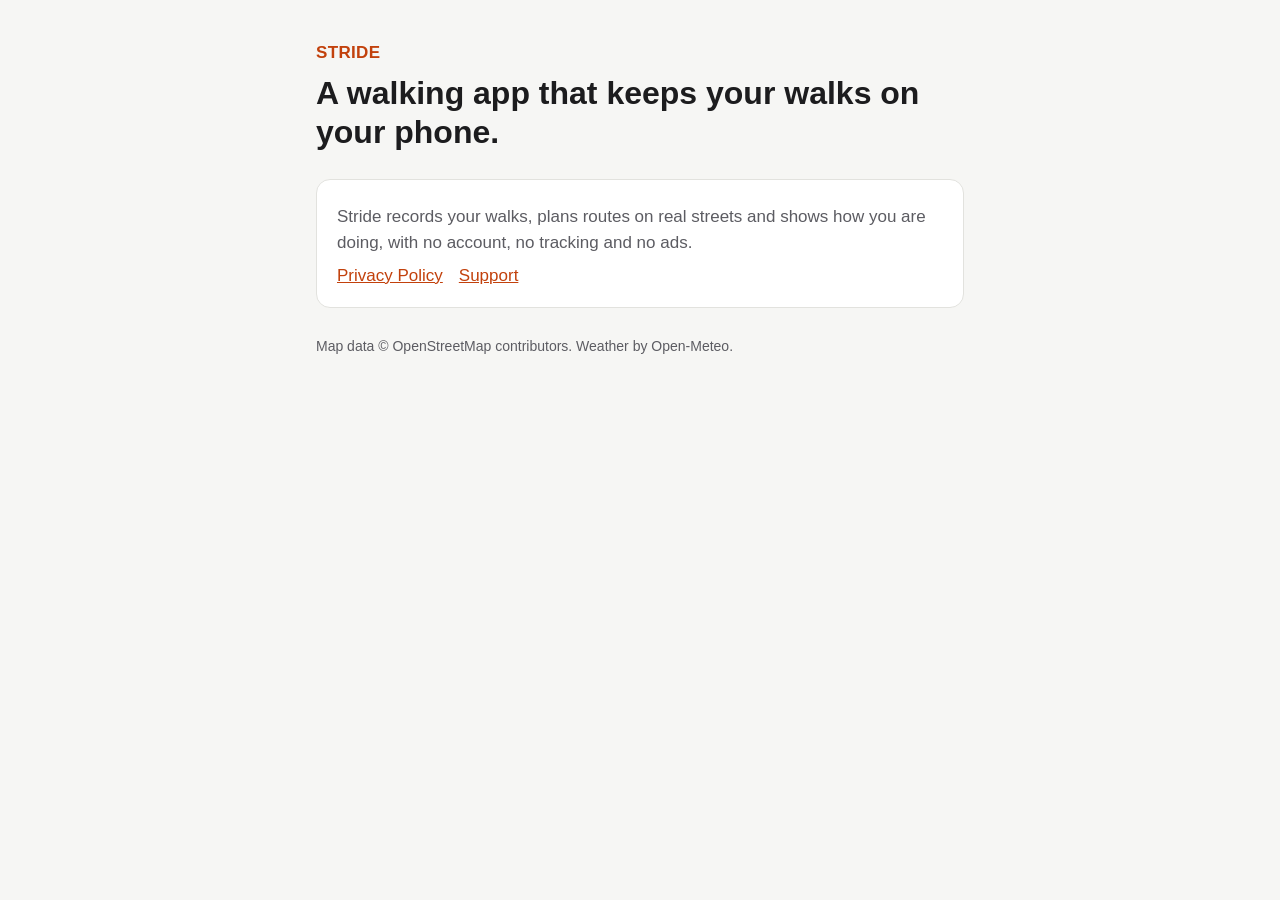
<file: index.html>
<!doctype html>
<html lang="en">
<head>
<meta charset="utf-8">
<meta name="viewport" content="width=device-width, initial-scale=1">
<title>Stride</title>
<link rel="stylesheet" href="style.css">
</head>
<body>
<main>
  <header>
    <span class="brand">STRIDE</span>
    <h1>A walking app that keeps your walks on your phone.</h1>
  </header>
  <section>
    <p>Stride records your walks, plans routes on real streets and shows how you are doing, with no account, no tracking and no ads.</p>
    <nav><a href="privacy/">Privacy Policy</a><a href="support/">Support</a></nav>
  </section>
  <footer>Map data © OpenStreetMap contributors. Weather by Open-Meteo.</footer>
</main>
</body>
</html>
</file>
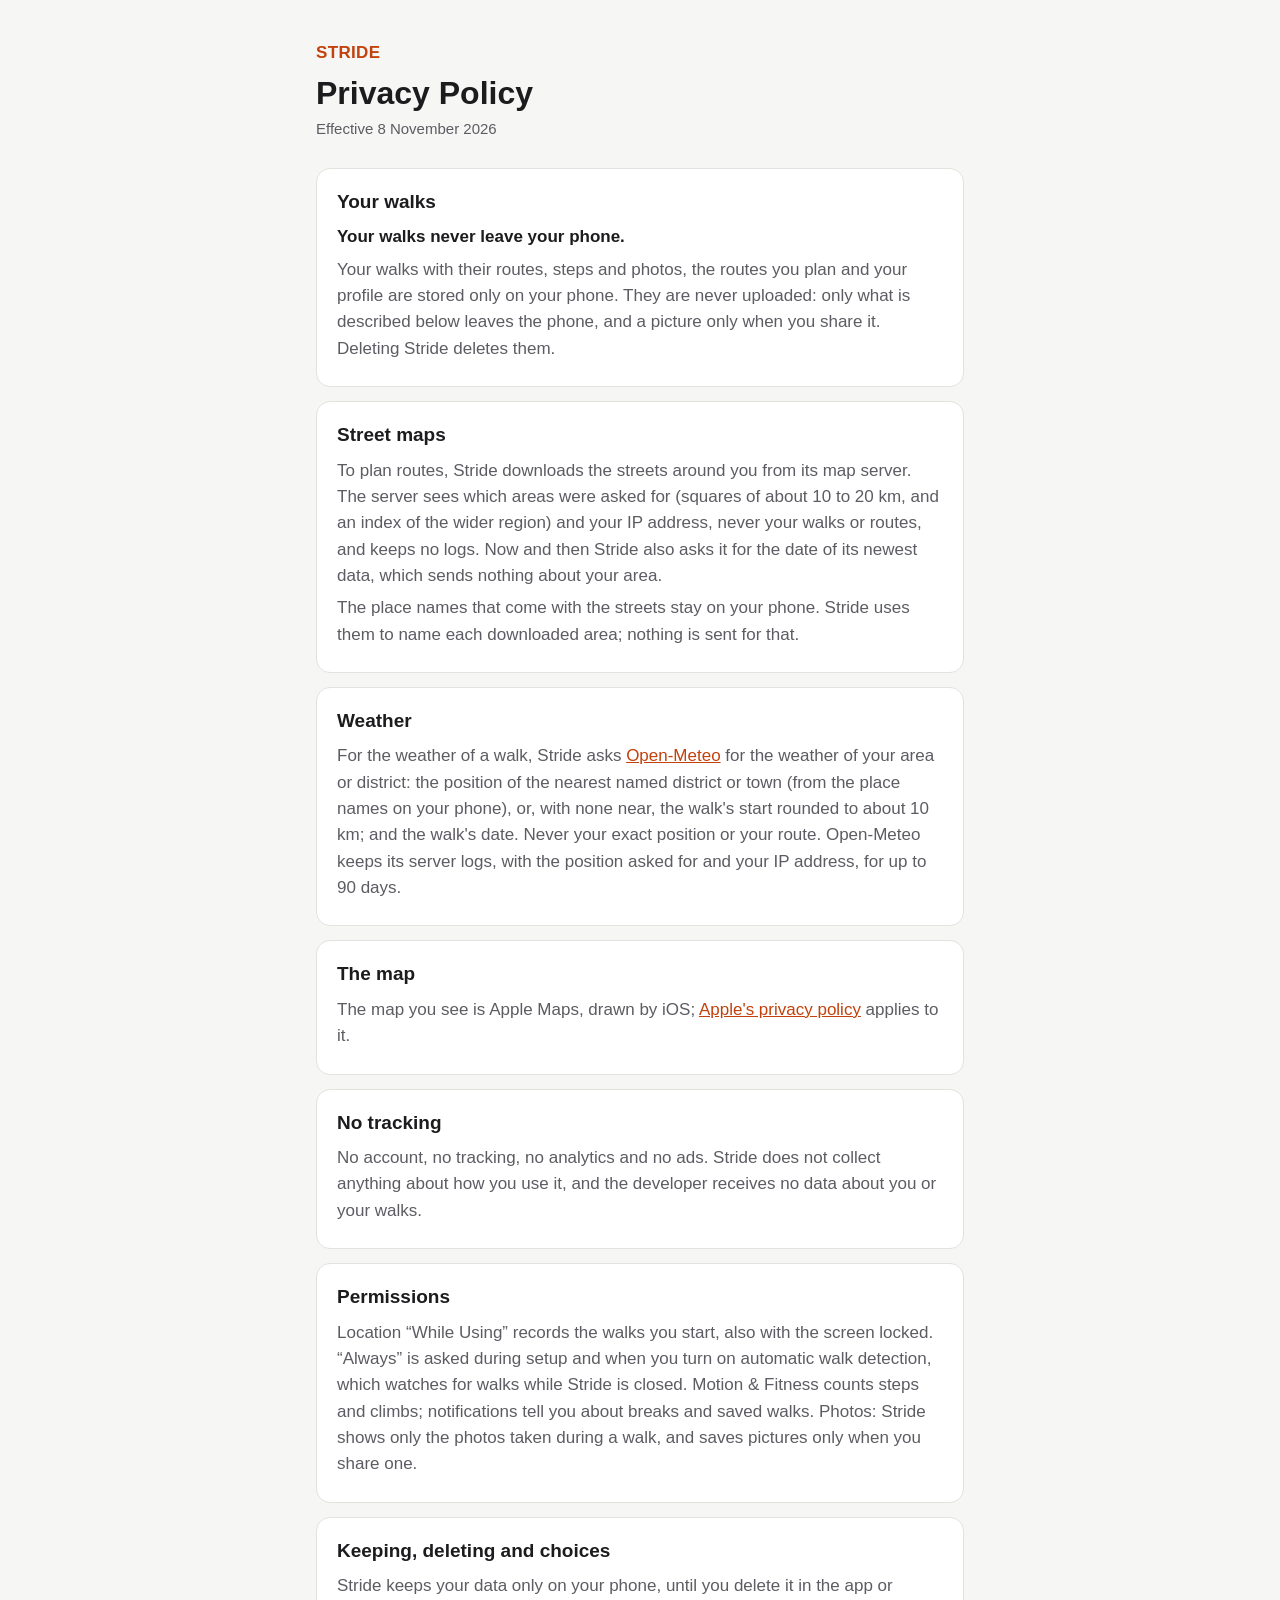
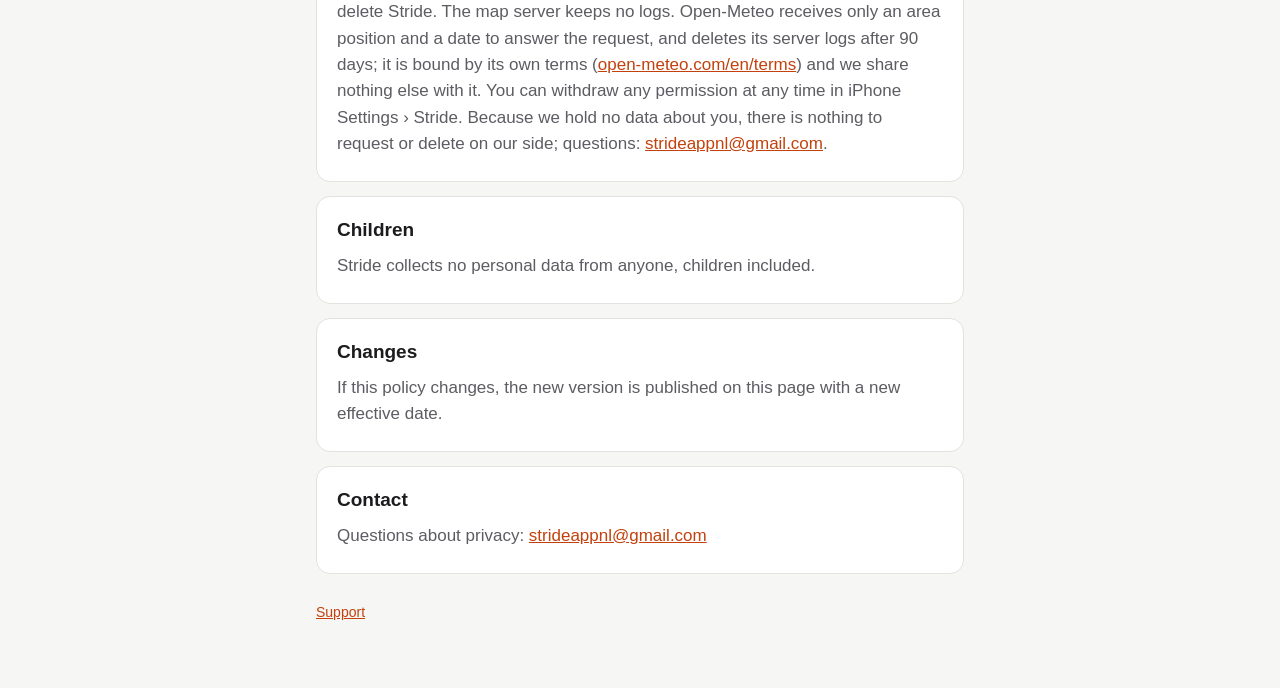
<file: privacy/index.html>
<!doctype html>
<html lang="en">
<head>
<meta charset="utf-8">
<meta name="viewport" content="width=device-width, initial-scale=1">
<title>Stride Privacy Policy</title>
<link rel="stylesheet" href="../style.css">
</head>
<body>
<main>
  <header>
    <a class="brand" href="../">STRIDE</a>
    <h1>Privacy Policy</h1>
    <p class="date">Effective 8 November 2026</p>
  </header>

  <section>
    <h2>Your walks</h2>
    <p><strong>Your walks never leave your phone.</strong></p>
    <p>Your walks with their routes, steps and photos, the routes you plan and your profile are stored only on your phone. They are never uploaded: only what is described below leaves the phone, and a picture only when you share it. Deleting Stride deletes them.</p>
  </section>

  <section>
    <h2>Street maps</h2>
    <p>To plan routes, Stride downloads the streets around you from its map server. The server sees which areas were asked for (squares of about 10 to 20 km, and an index of the wider region) and your IP address, never your walks or routes, and keeps no logs. Now and then Stride also asks it for the date of its newest data, which sends nothing about your area.</p>
    <p>The place names that come with the streets stay on your phone. Stride uses them to name each downloaded area; nothing is sent for that.</p>
  </section>

  <section>
    <h2>Weather</h2>
    <p>For the weather of a walk, Stride asks <a href="https://open-meteo.com/en/terms">Open-Meteo</a> for the weather of your area or district: the position of the nearest named district or town (from the place names on your phone), or, with none near, the walk's start rounded to about 10 km; and the walk's date. Never your exact position or your route. Open-Meteo keeps its server logs, with the position asked for and your IP address, for up to 90 days.</p>
  </section>

  <section>
    <h2>The map</h2>
    <p>The map you see is Apple Maps, drawn by iOS; <a href="https://www.apple.com/legal/privacy/">Apple's privacy policy</a> applies to it.</p>
  </section>

  <section>
    <h2>No tracking</h2>
    <p>No account, no tracking, no analytics and no ads. Stride does not collect anything about how you use it, and the developer receives no data about you or your walks.</p>
  </section>

  <section>
    <h2>Permissions</h2>
    <p>Location “While Using” records the walks you start, also with the screen locked. “Always” is asked during setup and when you turn on automatic walk detection, which watches for walks while Stride is closed. Motion &amp; Fitness counts steps and climbs; notifications tell you about breaks and saved walks. Photos: Stride shows only the photos taken during a walk, and saves pictures only when you share one.</p>
  </section>

  <section>
    <h2>Keeping, deleting and choices</h2>
    <p>Stride keeps your data only on your phone, until you delete it in the app or delete Stride. The map server keeps no logs. Open-Meteo receives only an area position and a date to answer the request, and deletes its server logs after 90 days; it is bound by its own terms (<a href="https://open-meteo.com/en/terms">open-meteo.com/en/terms</a>) and we share nothing else with it. You can withdraw any permission at any time in iPhone Settings › Stride. Because we hold no data about you, there is nothing to request or delete on our side; questions: <a href="mailto:strideappnl@gmail.com">strideappnl@gmail.com</a>.</p>
  </section>

  <section>
    <h2>Children</h2>
    <p>Stride collects no personal data from anyone, children included.</p>
  </section>

  <section>
    <h2>Changes</h2>
    <p>If this policy changes, the new version is published on this page with a new effective date.</p>
  </section>

  <section>
    <h2>Contact</h2>
    <p>Questions about privacy: <a href="mailto:strideappnl@gmail.com">strideappnl@gmail.com</a></p>
  </section>

  <footer><a href="../support/">Support</a></footer>
</main>
</body>
</html>
</file>
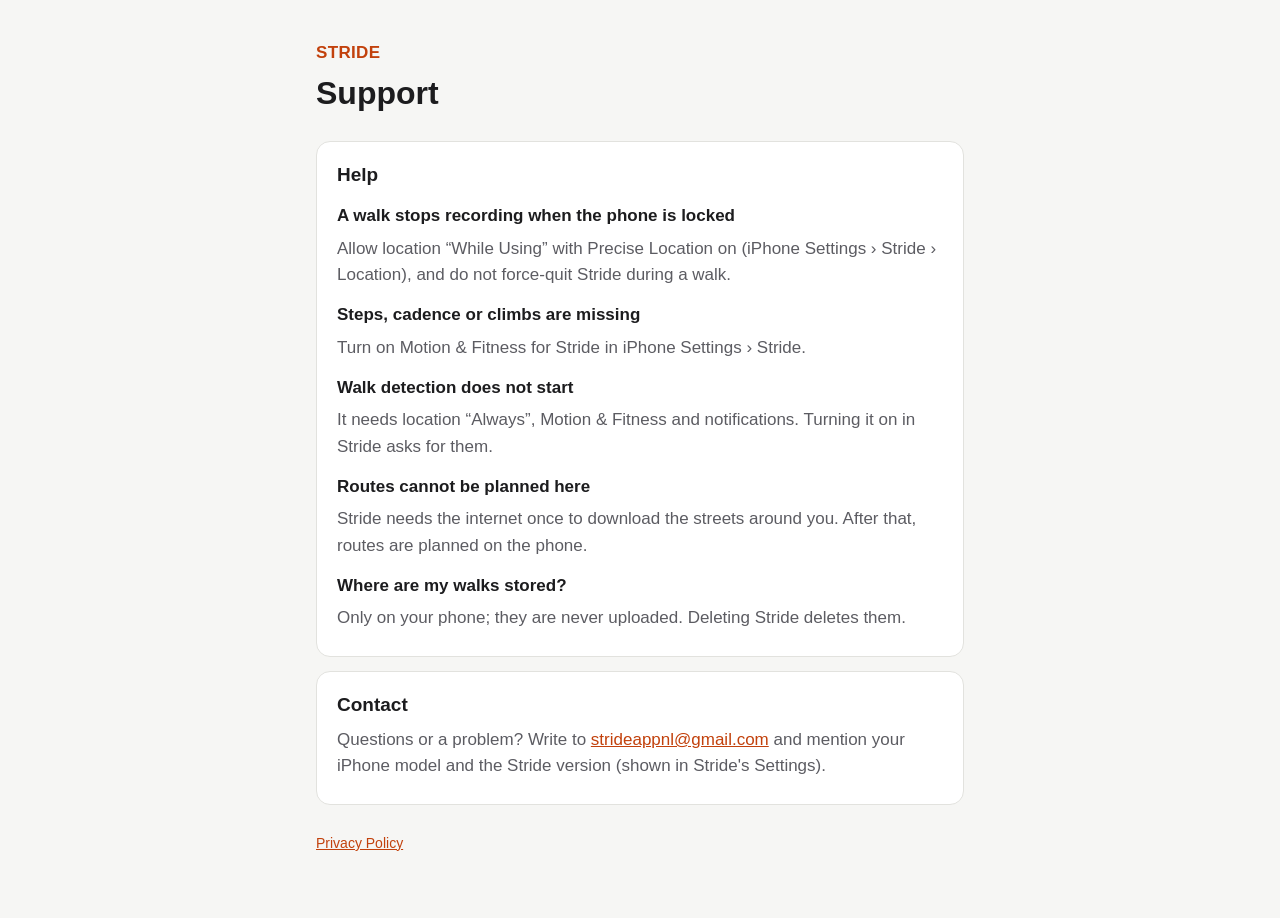
<file: support/index.html>
<!doctype html>
<html lang="en">
<head>
<meta charset="utf-8">
<meta name="viewport" content="width=device-width, initial-scale=1">
<title>Stride Support</title>
<link rel="stylesheet" href="../style.css">
</head>
<body>
<main>
  <header>
    <a class="brand" href="../">STRIDE</a>
    <h1>Support</h1>
  </header>

  <section>
    <h2>Help</h2>
    <h3>A walk stops recording when the phone is locked</h3>
    <p>Allow location “While Using” with Precise Location on (iPhone Settings › Stride › Location), and do not force-quit Stride during a walk.</p>
    <h3>Steps, cadence or climbs are missing</h3>
    <p>Turn on Motion &amp; Fitness for Stride in iPhone Settings › Stride.</p>
    <h3>Walk detection does not start</h3>
    <p>It needs location “Always”, Motion &amp; Fitness and notifications. Turning it on in Stride asks for them.</p>
    <h3>Routes cannot be planned here</h3>
    <p>Stride needs the internet once to download the streets around you. After that, routes are planned on the phone.</p>
    <h3>Where are my walks stored?</h3>
    <p>Only on your phone; they are never uploaded. Deleting Stride deletes them.</p>
  </section>

  <section>
    <h2>Contact</h2>
    <p>Questions or a problem? Write to <a href="mailto:strideappnl@gmail.com">strideappnl@gmail.com</a> and mention your iPhone model and the Stride version (shown in Stride's Settings).</p>
  </section>

  <footer><a href="../privacy/">Privacy Policy</a></footer>
</main>
</body>
</html>
</file>
<file: style.css>
:root {
  --bg: #f6f6f4;
  --card: #ffffff;
  --text: #1c1c1e;
  --muted: #5c5c62;
  --rule: #e2e2de;
  --accent: #c2410c;
  color-scheme: light dark;
}
@media (prefers-color-scheme: dark) {
  :root {
    --bg: #111113;
    --card: #1c1c1f;
    --text: #f2f2f3;
    --muted: #a1a1a8;
    --rule: #2c2c30;
    --accent: #fb923c;
  }
}
* { box-sizing: border-box; }
body {
  margin: 0;
  background: var(--bg);
  color: var(--text);
  font: 17px/1.55 -apple-system, BlinkMacSystemFont, "SF Pro Text", "Segoe UI", Roboto, sans-serif;
}
main { max-width: 680px; margin: 0 auto; padding: 40px 16px 64px; }
header { margin-bottom: 28px; }
.brand { color: var(--accent); font-weight: 700; letter-spacing: 0.02em; text-decoration: none; }
h1 { font-size: 32px; line-height: 1.2; margin: 8px 0 4px; }
.date { color: var(--muted); margin: 0; font-size: 15px; }
section { background: var(--card); border: 1px solid var(--rule); border-radius: 14px; padding: 18px 20px; margin: 14px 0; }
h2 { font-size: 19px; margin: 0 0 8px; }
h3 { font-size: 17px; margin: 14px 0 2px; }
p { margin: 6px 0; color: var(--muted); }
p strong, h3 { color: var(--text); }
a { color: var(--accent); }
nav a { margin-right: 16px; }
footer { color: var(--muted); font-size: 14px; margin-top: 28px; }
</file>
